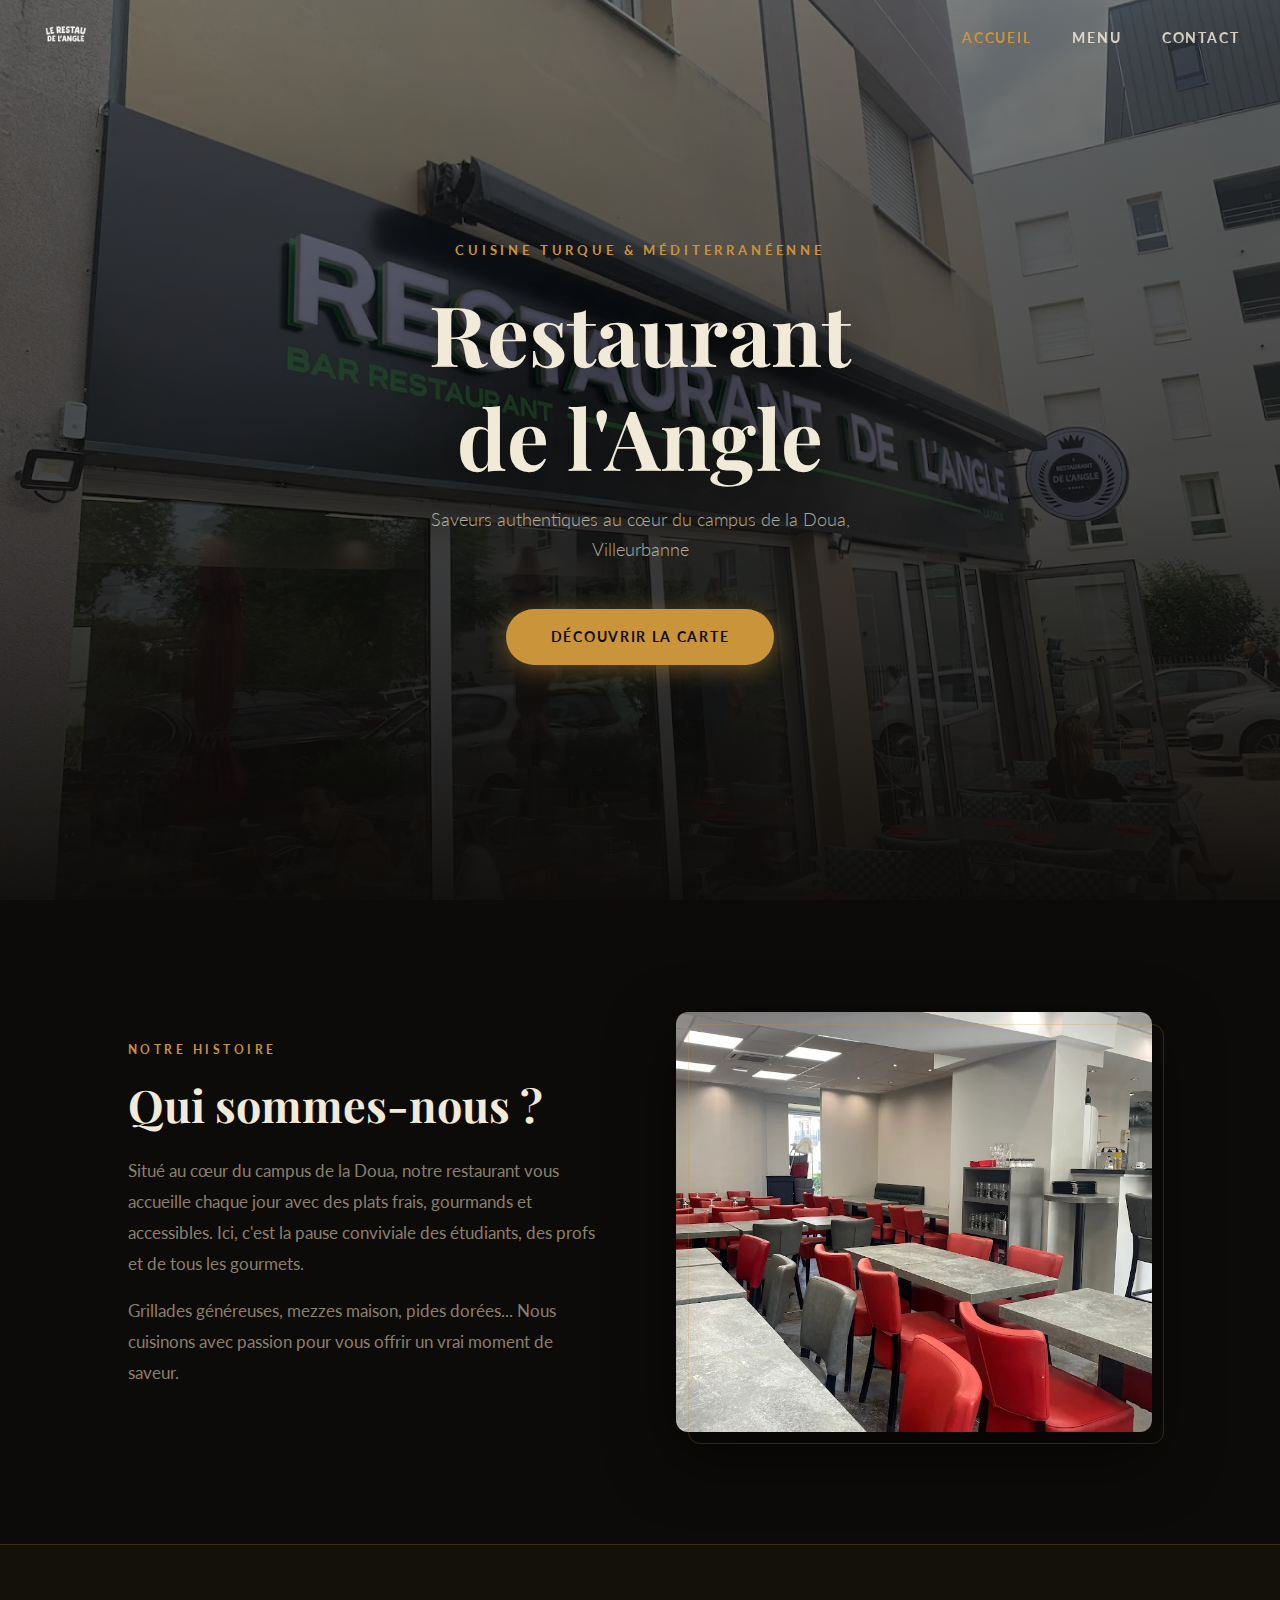
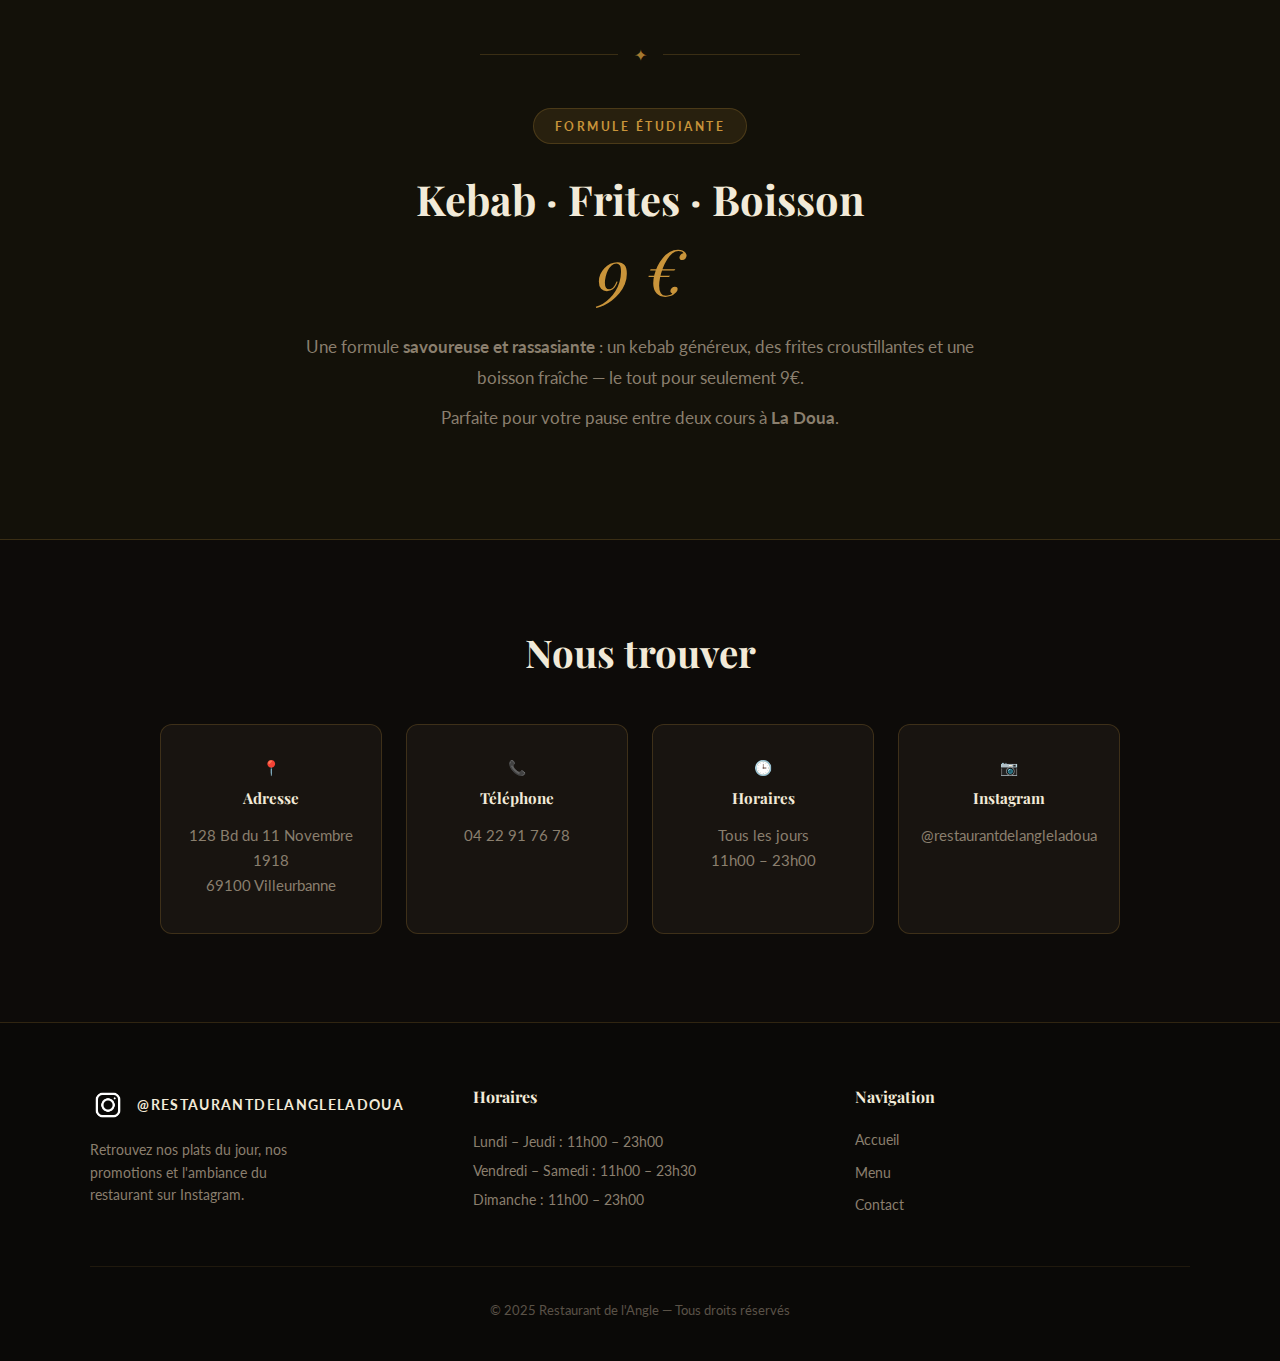
<file: index.html>
<!DOCTYPE html>
<html lang="fr">
  <head>
    <meta charset="UTF-8" />
    <title>Accueil — Restaurant de l'Angle</title>
    <meta name="viewport" content="width=device-width, initial-scale=1" />
    <link rel="stylesheet" href="style/style.css" />
    <link rel="stylesheet" href="style/header.css" />
    <link rel="stylesheet" href="style/footer.css" />
    <script src="script/script.js" defer></script>
  </head>
  <body>
    <div id="header"></div>

    <!-- Hero -->
    <section class="hero">
      <div class="hero-overlay"></div>
      <div class="hero-content">
        <span class="hero-eyebrow">Cuisine turque &amp; méditerranéenne</span>
        <h1 class="hero-title">Restaurant<br>de l'Angle</h1>
        <p class="hero-subtitle">Saveurs authentiques au cœur du campus de la Doua, Villeurbanne</p>
        <a href="menu.html" class="hero-btn">Découvrir la carte</a>
      </div>
    </section>

    <!-- Qui sommes-nous -->
    <section class="about">
      <div class="about-text">
        <span class="section-label">Notre histoire</span>
        <h2>Qui sommes-nous ?</h2>
        <p>
          Situé au cœur du campus de la Doua, notre restaurant vous accueille
          chaque jour avec des plats frais, gourmands et accessibles. Ici, c'est
          la pause conviviale des étudiants, des profs et de tous les gourmets.
        </p>
        <p>
          Grillades généreuses, mezzes maison, pides dorées... Nous cuisinons
          avec passion pour vous offrir un vrai moment de saveur.
        </p>
      </div>
      <div class="about-img">
        <img src="img/about.jpg" alt="Le restaurant de l'Angle" />
      </div>
    </section>

    <!-- Formule Étudiante -->
    <section class="student-deal">
      <div class="student-deal-content">
        <div class="divider"><span class="divider-icon">✦</span></div>
        <span class="deal-badge">Formule Étudiante</span>
        <h2>Kebab · Frites · Boisson</h2>
        <span class="deal-price">9 €</span>
        <p>
          Une formule <strong>savoureuse et rassasiante</strong> : un kebab généreux,
          des frites croustillantes et une boisson fraîche — le tout pour seulement 9€.
        </p>
        <p>
          Parfaite pour votre pause entre deux cours à <strong>La Doua</strong>.
        </p>
      </div>
    </section>

    <!-- Infos de contact -->
    <section class="contact-info">
      <h2 class="contact-info-title">Nous trouver</h2>
      <div class="contact-container">
        <div class="contact-item">
          <span class="contact-item-icon">📍</span>
          <strong>Adresse</strong>
          <span>128 Bd du 11 Novembre 1918<br>69100 Villeurbanne</span>
        </div>
        <div class="contact-item">
          <span class="contact-item-icon">📞</span>
          <strong>Téléphone</strong>
          <a href="tel:+33422917678">04 22 91 76 78</a>
        </div>
        <div class="contact-item">
          <span class="contact-item-icon">🕒</span>
          <strong>Horaires</strong>
          <span>Tous les jours<br>11h00 – 23h00</span>
        </div>
        <div class="contact-item">
          <span class="contact-item-icon">📷</span>
          <strong>Instagram</strong>
          <a href="https://www.instagram.com/restaurantdelangleladoua" target="_blank" rel="noopener noreferrer">
            @restaurantdelangleladoua
          </a>
        </div>
      </div>
    </section>

    <div id="footer"></div>
  </body>
</html>
</file>
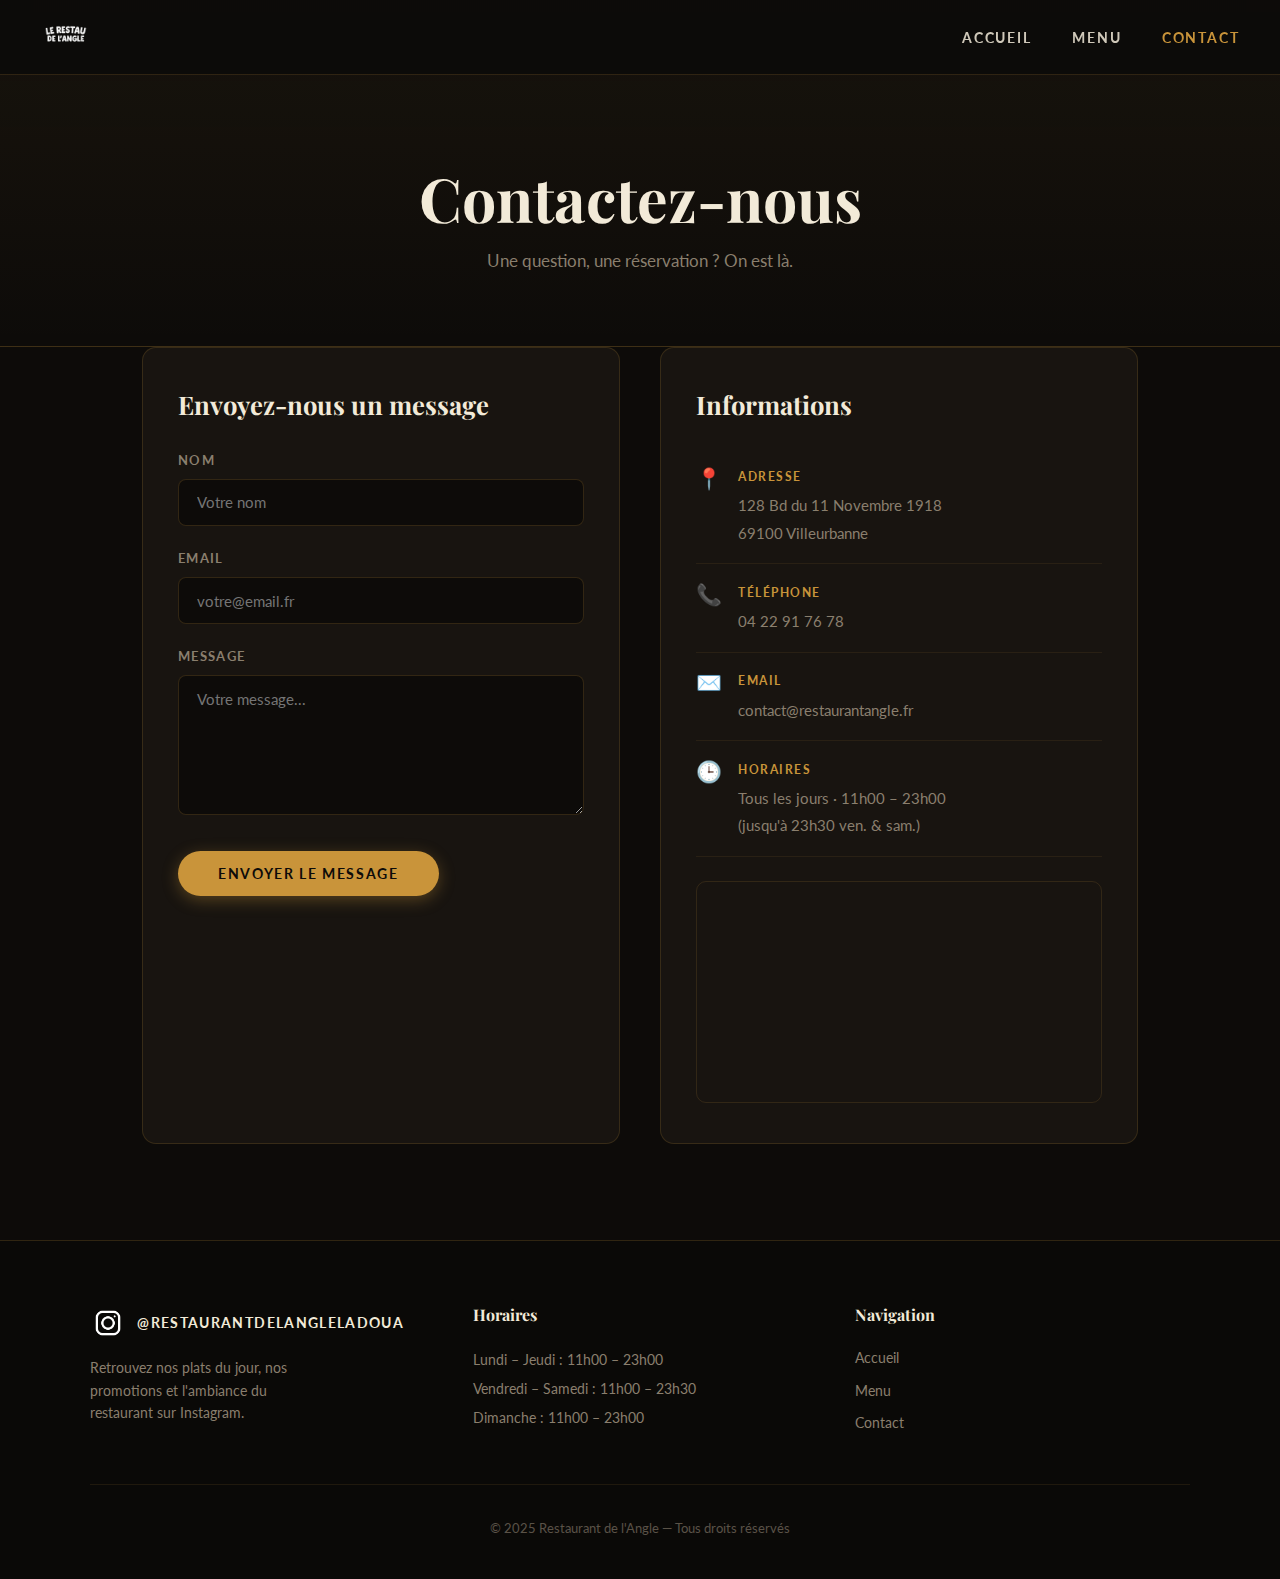
<file: contact.html>
<!DOCTYPE html>
<html lang="fr">
  <head>
    <meta charset="UTF-8" />
    <meta name="viewport" content="width=device-width, initial-scale=1.0" />
    <title>Contact — Restaurant de l'Angle</title>
    <link rel="stylesheet" href="style/style.css" />
    <link rel="stylesheet" href="style/header.css" />
    <link rel="stylesheet" href="style/footer.css" />
    <link rel="stylesheet" href="style/contact.css" />
    <script src="script/script.js" defer></script>
  </head>
  <body>
    <div id="header"></div>

    <main class="contact-page fade-in">
      <div class="page-hero">
        <h1>Contactez-nous</h1>
        <p>Une question, une réservation ? On est là.</p>
      </div>

      <section class="contact-content">

        <div class="contact-form">
          <h2>Envoyez-nous un message</h2>
          <form>
            <div class="form-group">
              <label for="nom">Nom</label>
              <input type="text" id="nom" name="nom" placeholder="Votre nom" required />
            </div>
            <div class="form-group">
              <label for="email">Email</label>
              <input type="email" id="email" name="email" placeholder="votre@email.fr" required />
            </div>
            <div class="form-group">
              <label for="message">Message</label>
              <textarea id="message" name="message" rows="6" placeholder="Votre message..." required></textarea>
            </div>
            <button type="submit">Envoyer le message</button>
          </form>
        </div>

        <div class="contact-infos">
          <h2>Informations</h2>

          <div class="info-item">
            <span class="info-icon">📍</span>
            <div class="info-text">
              <strong>Adresse</strong>
              <span>128 Bd du 11 Novembre 1918<br>69100 Villeurbanne</span>
            </div>
          </div>

          <div class="info-item">
            <span class="info-icon">📞</span>
            <div class="info-text">
              <strong>Téléphone</strong>
              <a href="tel:+33422917678">04 22 91 76 78</a>
            </div>
          </div>

          <div class="info-item">
            <span class="info-icon">✉️</span>
            <div class="info-text">
              <strong>Email</strong>
              <a href="mailto:contact@restaurantangle.fr">contact@restaurantangle.fr</a>
            </div>
          </div>

          <div class="info-item">
            <span class="info-icon">🕒</span>
            <div class="info-text">
              <strong>Horaires</strong>
              <span>Tous les jours · 11h00 – 23h00<br>(jusqu'à 23h30 ven. &amp; sam.)</span>
            </div>
          </div>

          <div class="contact-map">
            <iframe
              src="https://www.google.com/maps/embed?pb=!1m18!1m12!1m3!1d2789.9784020211943!2d4.891735415543458!3d45.736007979105224!2m3!1f0!2f0!3f0!3m2!1i1024!2i768!4f13.1!3m3!1m2!1s0x47f4ea42896a1e13%3A0x26474008b173e8b7!2sDoua!5e0!3m2!1sfr!2sfr!4v1718476800000"
              title="Carte Restaurant de l'Angle"
              width="100%"
              height="220"
              allowfullscreen=""
              loading="lazy"
            ></iframe>
          </div>
        </div>

      </section>
    </main>

    <div id="footer"></div>
  </body>
</html>
</file>
<file: style/style.css>
/* =============================================
   GLOBAL — Restaurant de l'Angle
   ============================================= */

@import url('https://fonts.googleapis.com/css2?family=Playfair+Display:ital,wght@0,400;0,600;0,700;1,400&family=Lato:wght@300;400;700&display=swap');

:root {
  --bg:         #0d0b09;
  --bg-card:    #181410;
  --bg-section: #131109;
  --gold:       #c9943a;
  --gold-light: #e8b660;
  --cream:      #f2ead8;
  --text:       #ddd5c5;
  --text-muted: #8a7f6e;
  --border:     rgba(201, 148, 58, 0.22);
  --radius:     12px;
  --transition: 0.3s ease;
}

* {
  margin: 0;
  padding: 0;
  box-sizing: border-box;
}

html {
  scroll-behavior: smooth;
}

body {
  font-family: 'Lato', sans-serif;
  font-weight: 400;
  line-height: 1.7;
  color: var(--text);
  background-color: var(--bg);
}

h1, h2, h3, h4 {
  font-family: 'Playfair Display', serif;
  line-height: 1.25;
}

a {
  text-decoration: none;
  color: inherit;
}

img {
  display: block;
  max-width: 100%;
}

/* ── UTILITAIRES ──────────────────────────── */

.section-label {
  display: block;
  font-family: 'Lato', sans-serif;
  font-size: 0.78rem;
  font-weight: 700;
  letter-spacing: 0.28em;
  text-transform: uppercase;
  color: var(--gold);
  margin-bottom: 1rem;
}

.divider {
  display: flex;
  align-items: center;
  justify-content: center;
  gap: 1rem;
  max-width: 320px;
  margin: 0 auto 2.5rem;
}

.divider::before,
.divider::after {
  content: '';
  flex: 1;
  height: 1px;
  background: var(--border);
}

.divider-icon {
  color: var(--gold);
  font-size: 1rem;
  opacity: 0.8;
}

.fade-in {
  animation: fadeInUp 0.6s ease both;
}

@keyframes fadeInUp {
  from { opacity: 0; transform: translateY(20px); }
  to   { opacity: 1; transform: translateY(0); }
}

/* ── PAGE HERO (menu, contact) ────────────── */

.page-hero {
  padding: 160px 2rem 70px;
  text-align: center;
  background: linear-gradient(to bottom, rgba(201,148,58,0.06), transparent);
  border-bottom: 1px solid var(--border);
}

.page-hero h1 {
  font-size: clamp(2.4rem, 5vw, 3.8rem);
  color: var(--cream);
  margin-bottom: 0.7rem;
}

.page-hero p {
  color: var(--text-muted);
  font-size: 1.05rem;
  max-width: 480px;
  margin: 0 auto;
}

/* ── HERO ACCUEIL ─────────────────────────── */

.hero {
  position: relative;
  width: 100%;
  height: 100vh;
  min-height: 620px;
  background-image: url('../img/restau.jpg');
  background-size: cover;
  background-position: center bottom;
  background-attachment: fixed;
  display: flex;
  align-items: center;
  justify-content: center;
}

.hero-overlay {
  position: absolute;
  inset: 0;
  background: linear-gradient(
    to bottom,
    rgba(0, 0, 0, 0.50) 0%,
    rgba(13, 11, 9, 0.72) 55%,
    rgba(13, 11, 9, 0.97) 100%
  );
}

.hero-content {
  position: relative;
  z-index: 1;
  text-align: center;
  padding: 0 1.5rem;
}

.hero-eyebrow {
  display: inline-block;
  font-family: 'Lato', sans-serif;
  font-size: 0.8rem;
  font-weight: 700;
  letter-spacing: 0.3em;
  text-transform: uppercase;
  color: var(--gold);
  margin-bottom: 1.2rem;
}

.hero-title {
  font-size: clamp(2.8rem, 6.5vw, 5.5rem);
  font-weight: 700;
  color: var(--cream);
  text-shadow: 0 2px 40px rgba(0, 0, 0, 0.5);
  margin-bottom: 1rem;
}

.hero-subtitle {
  font-size: 1.1rem;
  font-weight: 300;
  color: rgba(242, 234, 216, 0.7);
  max-width: 480px;
  margin: 0 auto 2.8rem;
}

.hero-btn {
  display: inline-block;
  padding: 1rem 2.8rem;
  font-family: 'Lato', sans-serif;
  font-size: 0.88rem;
  font-weight: 700;
  letter-spacing: 0.12em;
  text-transform: uppercase;
  color: var(--bg);
  background-color: var(--gold);
  border-radius: 50px;
  box-shadow: 0 4px 24px rgba(201, 148, 58, 0.45);
  transition: background-color var(--transition), transform var(--transition), box-shadow var(--transition);
}

.hero-btn:hover {
  background-color: var(--gold-light);
  transform: translateY(-3px);
  box-shadow: 0 8px 36px rgba(201, 148, 58, 0.6);
}

/* ── ABOUT ────────────────────────────────── */

.about {
  display: flex;
  flex-wrap: wrap;
  align-items: center;
  gap: 4.5rem;
  padding: 7rem 3rem;
  max-width: 1120px;
  margin: 0 auto;
}

.about-text {
  flex: 1 1 340px;
}

.about-text h2 {
  font-size: clamp(2rem, 3.5vw, 2.8rem);
  color: var(--cream);
  margin-bottom: 1.4rem;
}

.about-text p {
  color: var(--text-muted);
  font-size: 1.05rem;
  line-height: 1.85;
  margin-bottom: 1rem;
}

.about-img {
  flex: 1 1 340px;
  position: relative;
}

.about-img img {
  width: 100%;
  height: 420px;
  object-fit: cover;
  border-radius: var(--radius);
  box-shadow: 0 24px 64px rgba(0, 0, 0, 0.55);
}

.about-img::before {
  content: '';
  position: absolute;
  inset: 12px -12px -12px 12px;
  border: 1px solid var(--border);
  border-radius: var(--radius);
  pointer-events: none;
}

/* ── STUDENT DEAL ─────────────────────────── */

.student-deal {
  background-color: var(--bg-section);
  border-top: 1px solid var(--border);
  border-bottom: 1px solid var(--border);
  padding: 6rem 2rem;
  text-align: center;
}

.student-deal-content {
  max-width: 680px;
  margin: 0 auto;
}

.deal-badge {
  display: inline-block;
  background-color: rgba(201, 148, 58, 0.12);
  border: 1px solid var(--border);
  color: var(--gold);
  padding: 0.4rem 1.3rem;
  border-radius: 50px;
  font-size: 0.78rem;
  font-weight: 700;
  letter-spacing: 0.2em;
  text-transform: uppercase;
  margin-bottom: 1.8rem;
}

.student-deal h2 {
  font-size: clamp(1.8rem, 3.5vw, 2.6rem);
  color: var(--cream);
  margin-bottom: 0.8rem;
}

.deal-price {
  display: block;
  font-family: 'Playfair Display', serif;
  font-size: 4rem;
  font-style: italic;
  color: var(--gold);
  line-height: 1;
  margin: 0.8rem 0 1.8rem;
}

.student-deal p {
  color: var(--text-muted);
  font-size: 1.05rem;
  line-height: 1.85;
  margin-bottom: 0.6rem;
}

/* ── CONTACT INFO (index) ─────────────────── */

.contact-info {
  padding: 5.5rem 2rem;
  background-color: var(--bg);
}

.contact-info-title {
  text-align: center;
  font-size: clamp(1.8rem, 3vw, 2.4rem);
  color: var(--cream);
  margin-bottom: 3rem;
}

.contact-container {
  display: grid;
  grid-template-columns: repeat(auto-fit, minmax(210px, 1fr));
  gap: 1.5rem;
  max-width: 960px;
  margin: 0 auto;
}

.contact-item {
  display: flex;
  flex-direction: column;
  align-items: center;
  text-align: center;
  gap: 0.7rem;
  padding: 2.2rem 1.5rem;
  background: var(--bg-card);
  border: 1px solid var(--border);
  border-radius: var(--radius);
  transition: border-color var(--transition), transform var(--transition);
}

.contact-item:hover {
  border-color: var(--gold);
  transform: translateY(-4px);
}

.contact-item-icon {
  font-size: 1.7rem;
  line-height: 1;
}

.contact-item strong {
  font-family: 'Playfair Display', serif;
  font-size: 0.95rem;
  color: var(--cream);
}

.contact-item span,
.contact-item a {
  color: var(--text-muted);
  font-size: 0.92rem;
  transition: color var(--transition);
}

.contact-item a:hover {
  color: var(--gold);
}

/* ── RESPONSIVE ───────────────────────────── */

@media (max-width: 768px) {
  .hero {
    background-attachment: scroll;
    background-image: url('../img/hero.jpg');
    background-position: center;
  }

  .about {
    flex-direction: column;
    padding: 4rem 1.5rem;
    gap: 2.5rem;
  }

  .about-img img {
    height: 280px;
  }

  .about-img::before {
    display: none;
  }

  .contact-container {
    grid-template-columns: 1fr 1fr;
  }
}

@media (max-width: 480px) {
  .contact-container {
    grid-template-columns: 1fr;
  }
}
</file>
<file: style/header.css>
/* =============================================
   HEADER — Restaurant de l'Angle
   ============================================= */

.main-header {
  position: fixed;
  top: 0;
  left: 0;
  width: 100%;
  height: 74px;
  padding: 0 2.5rem;
  z-index: 100;
  background-color: transparent;
  transition: background-color 0.4s ease, box-shadow 0.4s ease, backdrop-filter 0.4s ease;
}

/* Classe ajoutée par JS au scroll */
.main-header.scrolled {
  background-color: rgba(13, 11, 9, 0.92);
  -webkit-backdrop-filter: blur(12px);
  backdrop-filter: blur(12px);
  box-shadow: 0 1px 0 rgba(201, 148, 58, 0.15);
}

/* Sur les pages sans hero (menu, contact) — opaque par défaut */
.main-header.opaque {
  background-color: rgba(13, 11, 9, 0.96);
  -webkit-backdrop-filter: blur(12px);
  backdrop-filter: blur(12px);
  box-shadow: 0 1px 0 rgba(201, 148, 58, 0.15);
}

.navbar {
  height: 100%;
  display: flex;
  justify-content: space-between;
  align-items: center;
}

/* ── LOGO ─────────────────────────────────── */

.logo a {
  display: flex;
  align-items: center;
}

.logo img {
  height: 52px;
  width: auto;
  object-fit: contain;
}

/* ── NAV LINKS ────────────────────────────── */

.nav-links {
  display: flex;
  list-style: none;
  gap: 2.5rem;
  margin: 0;
  padding: 0;
}

.nav-links a {
  font-family: 'Lato', sans-serif;
  font-size: 0.85rem;
  font-weight: 700;
  letter-spacing: 0.14em;
  text-transform: uppercase;
  color: rgba(242, 234, 216, 0.85);
  text-decoration: none;
  position: relative;
  padding-bottom: 4px;
  transition: color 0.3s ease;
}

.nav-links a::after {
  content: '';
  position: absolute;
  bottom: 0;
  left: 0;
  width: 0;
  height: 1px;
  background-color: #c9943a;
  transition: width 0.3s ease;
}

.nav-links a:hover {
  color: #f2ead8;
}

.nav-links a:hover::after {
  width: 100%;
}

/* ── HAMBURGER (mobile) ───────────────────── */

.hamburger {
  display: none;
  flex-direction: column;
  justify-content: center;
  gap: 5px;
  width: 36px;
  height: 36px;
  background: none;
  border: none;
  cursor: pointer;
  padding: 4px;
}

.hamburger span {
  display: block;
  width: 100%;
  height: 2px;
  background-color: #f2ead8;
  border-radius: 2px;
  transition: transform 0.3s ease, opacity 0.3s ease;
}

/* État ouvert */
.hamburger.open span:nth-child(1) {
  transform: translateY(7px) rotate(45deg);
}
.hamburger.open span:nth-child(2) {
  opacity: 0;
}
.hamburger.open span:nth-child(3) {
  transform: translateY(-7px) rotate(-45deg);
}

/* ── RESPONSIVE ───────────────────────────── */

@media (max-width: 768px) {
  .main-header {
    padding: 0 1.5rem;
  }

  .hamburger {
    display: flex;
  }

  .nav-links {
    position: fixed;
    top: 74px;
    left: 0;
    width: 100%;
    flex-direction: column;
    align-items: center;
    gap: 0;
    background-color: rgba(13, 11, 9, 0.97);
    -webkit-backdrop-filter: blur(12px);
    backdrop-filter: blur(12px);
    padding: 1.5rem 0 2rem;
    border-bottom: 1px solid rgba(201, 148, 58, 0.2);
    transform: translateY(-20px);
    opacity: 0;
    pointer-events: none;
    transition: transform 0.35s ease, opacity 0.35s ease;
  }

  .nav-links.open {
    transform: translateY(0);
    opacity: 1;
    pointer-events: all;
  }

  .nav-links li {
    width: 100%;
    text-align: center;
  }

  .nav-links a {
    display: block;
    padding: 1rem 2rem;
    font-size: 1rem;
  }

  .nav-links a::after {
    display: none;
  }
}
</file>
<file: style/footer.css>
/* =============================================
   FOOTER — Restaurant de l'Angle
   ============================================= */

.site-footer {
  background-color: #0a0907;
  border-top: 1px solid rgba(201, 148, 58, 0.2);
  color: #8a7f6e;
  padding: 4rem 2rem 2.5rem;
  font-size: 0.95rem;
}

.footer-content {
  max-width: 1100px;
  margin: 0 auto;
  display: flex;
  flex-direction: column;
  align-items: center;
  gap: 0;
}

.footer-sections {
  display: grid;
  grid-template-columns: repeat(3, 1fr);
  gap: 3rem;
  width: 100%;
  padding-bottom: 3rem;
  border-bottom: 1px solid rgba(201, 148, 58, 0.12);
  margin-bottom: 2rem;
}

/* Bloc Instagram */
.footer-block-insta {
  display: flex;
  flex-direction: column;
  align-items: flex-start;
  gap: 1rem;
}

.footer-block-insta a {
  display: flex;
  align-items: center;
  gap: 0.7rem;
  color: #f2ead8;
  font-family: 'Lato', sans-serif;
  font-size: 0.85rem;
  font-weight: 700;
  letter-spacing: 0.1em;
  text-transform: uppercase;
  transition: color 0.3s ease;
}

.footer-block-insta a:hover {
  color: #c9943a;
}

.footer-block-insta img {
  width: 36px;
  height: 36px;
  border-radius: 8px;
  object-fit: contain;
}

.footer-block-insta p {
  font-size: 0.88rem;
  line-height: 1.6;
  max-width: 220px;
}

/* Blocs génériques */
.footer-block {
  display: flex;
  flex-direction: column;
  gap: 0.5rem;
}

.footer-block h4 {
  font-family: 'Playfair Display', serif;
  font-size: 1rem;
  color: #f2ead8;
  margin-bottom: 0.8rem;
}

.footer-block ul {
  list-style: none;
  padding: 0;
  margin: 0;
  line-height: 2;
}

.footer-block ul li {
  font-size: 0.9rem;
}

/* Liens de navigation */
.footer-links {
  display: flex;
  flex-direction: column;
  gap: 0.5rem;
}

.footer-links a {
  color: #8a7f6e;
  font-size: 0.9rem;
  transition: color 0.3s ease, padding-left 0.3s ease;
  display: inline-block;
}

.footer-links a:hover {
  color: #c9943a;
  padding-left: 4px;
}

/* Copyright */
.footer-bottom {
  text-align: center;
  font-size: 0.82rem;
  color: #5a5247;
}

/* ── RESPONSIVE ───────────────────────────── */

@media (max-width: 768px) {
  .footer-sections {
    grid-template-columns: 1fr;
    gap: 2.5rem;
    text-align: center;
  }

  .footer-block-insta {
    align-items: center;
  }

  .footer-block-insta p {
    max-width: 100%;
  }

  .footer-block {
    align-items: center;
  }

  .footer-links {
    align-items: center;
  }
}
</file>
<file: style/contact.css>
/* =============================================
   CONTACT — Restaurant de l'Angle
   ============================================= */

.contact-page {
  background-color: #0d0b09;
  padding-bottom: 6rem;
}

.contact-content {
  display: grid;
  grid-template-columns: 1fr 1fr;
  gap: 2.5rem;
  max-width: 1060px;
  margin: 0 auto;
  padding: 0 2rem;
}

/* ── FORMULAIRE ───────────────────────────── */

.contact-form,
.contact-infos {
  background-color: #181410;
  border: 1px solid rgba(201, 148, 58, 0.18);
  border-radius: 14px;
  padding: 2.5rem 2.2rem;
}

.contact-form h2,
.contact-infos h2 {
  font-family: 'Playfair Display', serif;
  font-size: 1.6rem;
  color: #f2ead8;
  margin-bottom: 1.8rem;
}

.form-group {
  margin-bottom: 1.3rem;
}

.contact-form label {
  display: block;
  font-size: 0.82rem;
  font-weight: 700;
  letter-spacing: 0.1em;
  text-transform: uppercase;
  color: #8a7f6e;
  margin-bottom: 0.5rem;
}

.contact-form input,
.contact-form textarea {
  width: 100%;
  padding: 0.85rem 1.1rem;
  background: #0d0b09;
  border: 1px solid rgba(201, 148, 58, 0.2);
  border-radius: 8px;
  color: #f2ead8;
  font-family: 'Lato', sans-serif;
  font-size: 0.95rem;
  transition: border-color 0.3s ease, box-shadow 0.3s ease;
  outline: none;
}

.contact-form input:focus,
.contact-form textarea:focus {
  border-color: rgba(201, 148, 58, 0.6);
  box-shadow: 0 0 0 3px rgba(201, 148, 58, 0.08);
}

.contact-form textarea {
  resize: vertical;
  min-height: 140px;
}

.contact-form button {
  display: inline-block;
  padding: 0.9rem 2.5rem;
  background-color: #c9943a;
  color: #0d0b09;
  font-family: 'Lato', sans-serif;
  font-size: 0.85rem;
  font-weight: 700;
  letter-spacing: 0.12em;
  text-transform: uppercase;
  border: none;
  border-radius: 50px;
  cursor: pointer;
  transition: background-color 0.3s ease, transform 0.2s ease, box-shadow 0.3s ease;
  box-shadow: 0 4px 16px rgba(201, 148, 58, 0.35);
  margin-top: 0.5rem;
}

.contact-form button:hover {
  background-color: #e8b660;
  transform: translateY(-2px);
  box-shadow: 0 6px 24px rgba(201, 148, 58, 0.5);
}

/* ── INFOS ────────────────────────────────── */

.contact-infos .info-item {
  display: flex;
  align-items: flex-start;
  gap: 1rem;
  padding: 1.1rem 0;
  border-bottom: 1px solid rgba(201, 148, 58, 0.1);
}

.contact-infos .info-item:last-of-type {
  border-bottom: none;
}

.info-icon {
  font-size: 1.3rem;
  flex-shrink: 0;
  margin-top: 2px;
  line-height: 1;
}

.info-text strong {
  display: block;
  font-family: 'Lato', sans-serif;
  font-size: 0.78rem;
  font-weight: 700;
  letter-spacing: 0.12em;
  text-transform: uppercase;
  color: #c9943a;
  margin-bottom: 0.25rem;
}

.info-text span,
.info-text a {
  color: #8a7f6e;
  font-size: 0.95rem;
  line-height: 1.5;
  transition: color 0.3s ease;
}

.info-text a:hover {
  color: #c9943a;
}

/* ── CARTE ────────────────────────────────── */

.contact-map {
  margin-top: 1.5rem;
  border-radius: 10px;
  overflow: hidden;
  border: 1px solid rgba(201, 148, 58, 0.15);
}

.contact-map iframe {
  display: block;
  width: 100%;
  height: 220px;
  border: 0;
}

/* ── RESPONSIVE ───────────────────────────── */

@media (max-width: 768px) {
  .contact-content {
    grid-template-columns: 1fr;
    padding: 0 1.2rem;
  }

  .contact-form,
  .contact-infos {
    padding: 2rem 1.5rem;
  }
}
</file>
